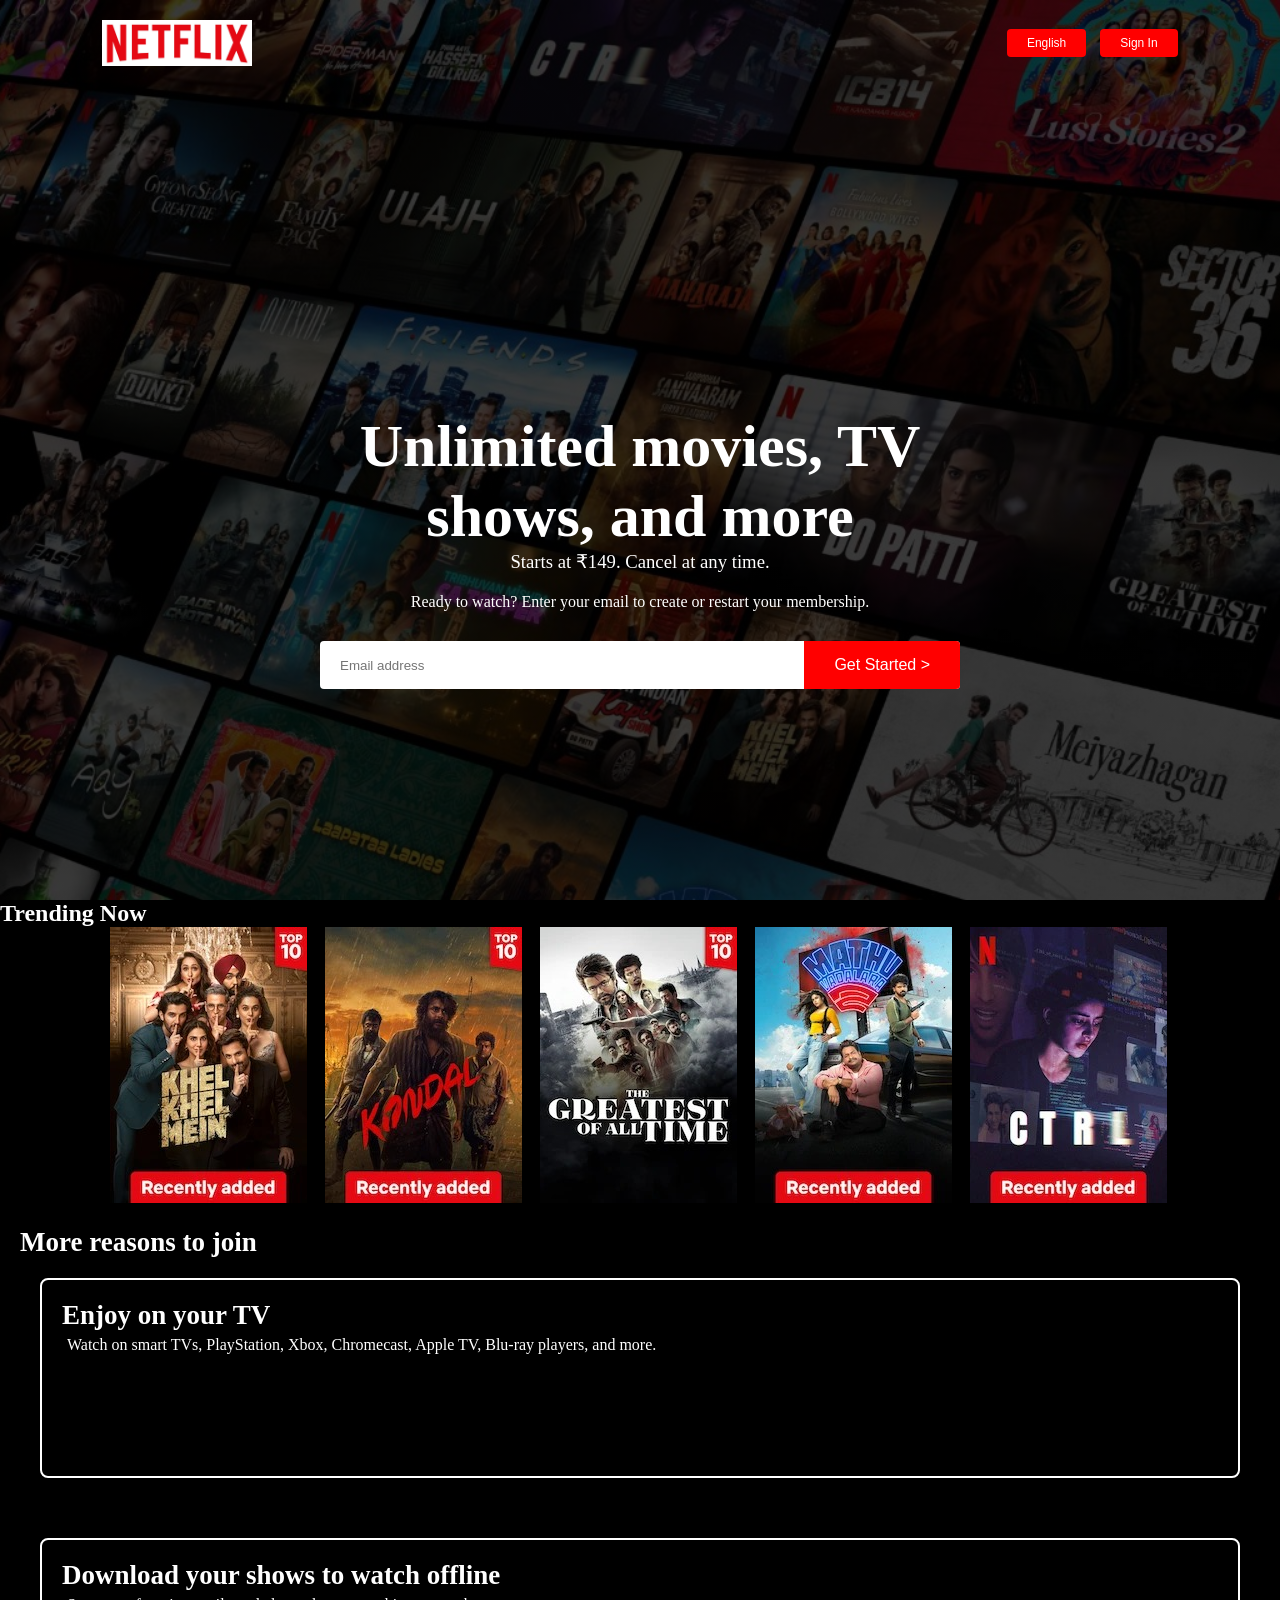
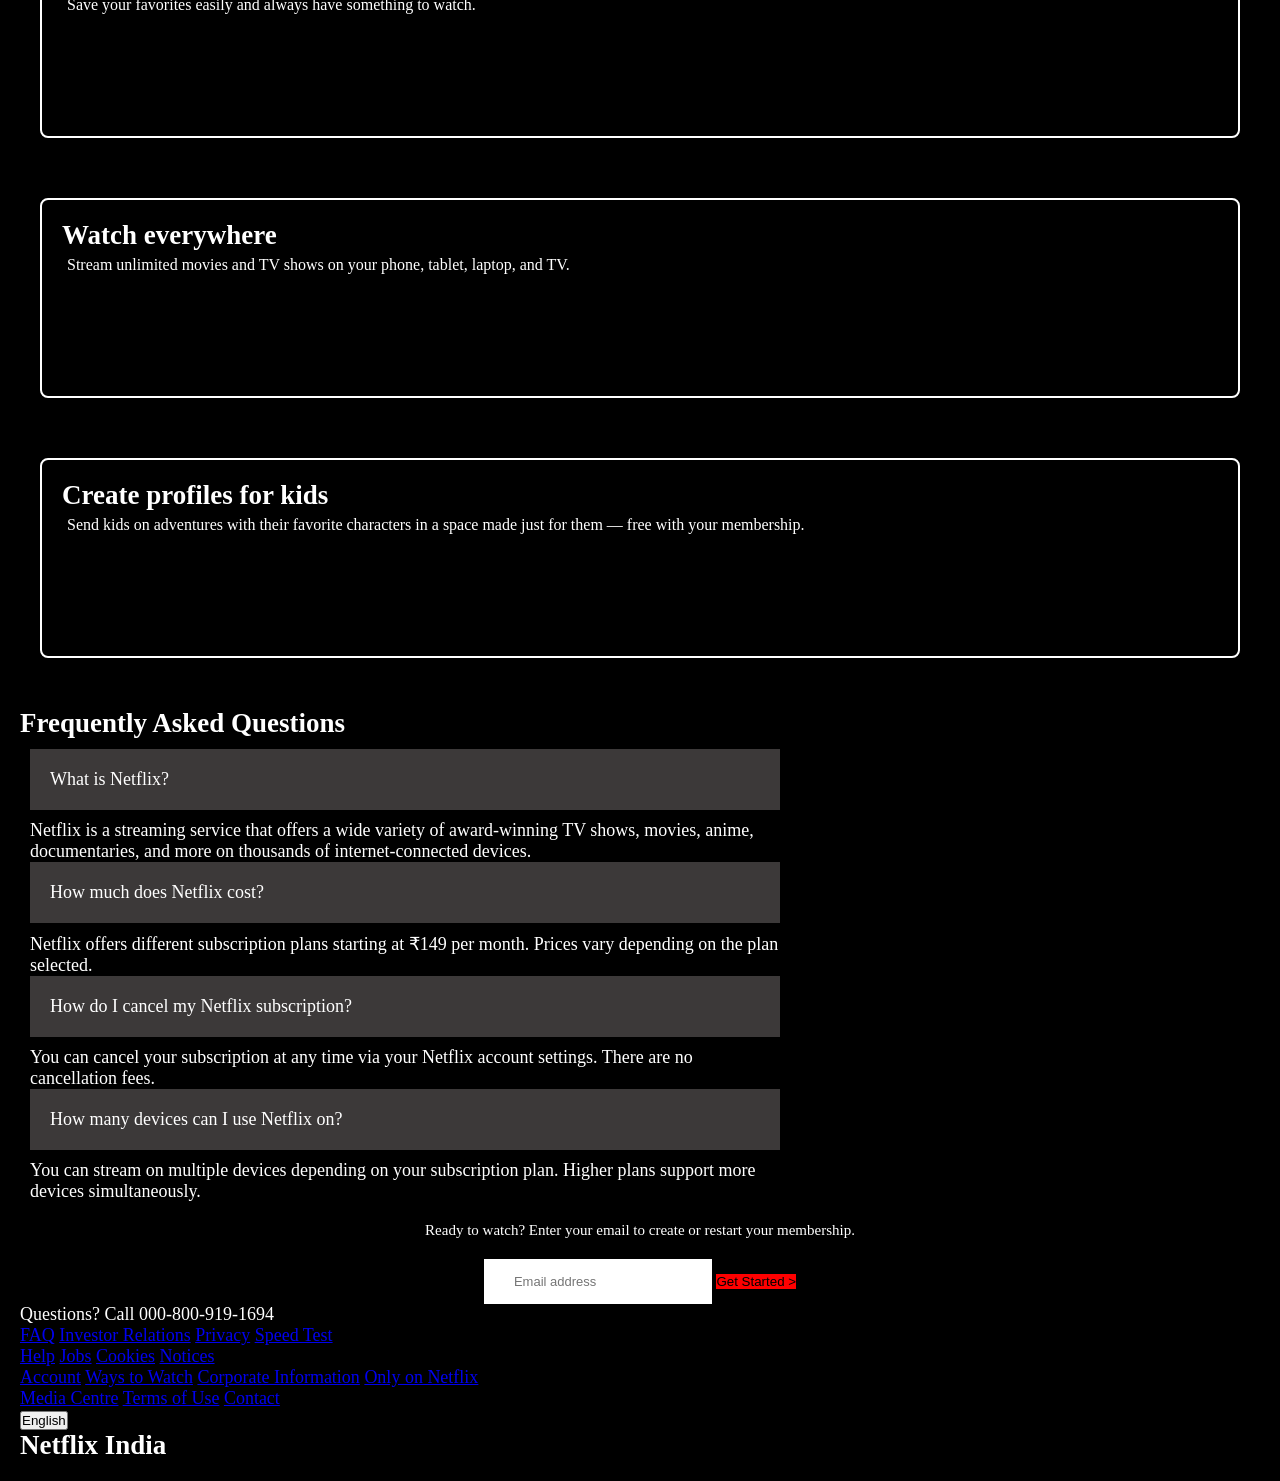
<file: index.html>
<!DOCTYPE html>
<html lang="en">
<head>
    <meta charset="UTF-8">
    <meta name="viewport" content="width=device-width, initial-scale=1.0">
    <title>Netflix - Welcome</title>
    <link rel="stylesheet" href="./style.css">
</head>
<body>
    <div class="header">
        <nav>
            <img width="100" src="./logo.jpg" class="logo" alt="Netflix logo">
            <div>
                <button>English</button>
                <button>Sign In</button>
            </div>
        </nav>
        <div class="content">
            <h1>Unlimited movies, TV shows, and more</h1>
            <h3>Starts at ₹149. Cancel at any time.</h3>
            <p>Ready to watch? Enter your email to create or restart your membership.</p>
            <form class="email-signup" action="#">
                <input type="email" placeholder="Email address" required>
                <button type="submit">Get Started ></button>
            </form>
        </div>
    </div>

    <div class="trend">
        <h2>Trending Now</h2>
        <div class="movies">
            <div class="movie"><img src="./movie.1.jpg" alt="Movie 1"></div>
            <div class="movie"><img src="./movie.2.jpg" alt="Movie 2"></div>
            <div class="movie"><img src="./movie.3.jpg" alt="Movie 3"></div>
            <div class="movie"><img src="./movie.4.jpg" alt="Movie 4"></div>
            <div class="movie"><img src="./movie.5.jpg" alt="Movie 5"></div>
        </div>
    </div>

    <div class="more">
        <h2>More reasons to join</h2>
        <div class="reason">
            <div class="j">
                <h2>Enjoy on your TV</h2>
                <p>Watch on smart TVs, PlayStation, Xbox, Chromecast, Apple TV, Blu-ray players, and more.</p>
            </div>
            <div class="j">
                <h2>Download your shows to watch offline</h2>
                <p>Save your favorites easily and always have something to watch.</p>
            </div>
            <div class="j">
                <h2>Watch everywhere</h2>
                <p>Stream unlimited movies and TV shows on your phone, tablet, laptop, and TV.</p>
            </div>
            <div class="j">
                <h2>Create profiles for kids</h2>
                <p>Send kids on adventures with their favorite characters in a space made just for them — free with your membership.</p>
            </div>
        </div>
    </div>

    <div class="question">
        <h2>Frequently Asked Questions</h2>
        <ul class="faq">
            
                <li>
                    <input type="radio" name="faq" id="first">
                    <label for="first">What is Netflix?</label>
                    <div class="answer">Netflix is a streaming service that offers a wide variety of award-winning TV shows, movies, anime, documentaries, and more on thousands of internet-connected devices.</div>
                </li>
            
            
            
            <li>
                <input type="radio" name="faq" id="second">
                <label for="second">How much does Netflix cost?</label>
                <div class="answer">Netflix offers different subscription plans starting at ₹149 per month. Prices vary depending on the plan selected.</div>
            </li>
            
            
            <li>
                <input type="radio" name="faq" id="third">
                <label for="third">How do I cancel my Netflix subscription?</label>
                <div class="answer">You can cancel your subscription at any time via your Netflix account settings. There are no cancellation fees.</div>
            </li>
        
            
            <li>
                <input type="radio" name="faq" id="forth">
                <label for="forth">How many devices can I use Netflix on?</label>
                <div class="answer">You can stream on multiple devices depending on your subscription plan. Higher plans support more devices simultaneously.</div>
            </li>
        </ul>
    

    <div class="mail">
        <p>Ready to watch? Enter your email to create or restart your membership.</p>
        <form class="signup" action="#">
            <input type="email" placeholder="Email address" required>
            <button type="submit">Get Started ></button>
        </form>
    </div>

    <footer>
        <p>Questions? Call 000-800-919-1694</p>
        <div class="footer">
            <div class="item">
                <a href="faq">FAQ</a>
                <a href="faq">Investor Relations</a>
                <a href="faq">Privacy</a>
                <a href="faq">Speed Test</a>
            </div>
            <div class="item">
                <a href="faq">Help</a>
                <a href="faq">Jobs</a>
                <a href="faq">Cookies</a>
                <a href="faq">Notices</a>
            </div>
            <div class="item">
                <a href="faq">Account</a>
                <a href="faq">Ways to Watch</a>
                <a href="faq">Corporate Information</a>
                <a href="faq">Only on Netflix</a>
            </div>
            <div class="item">
                <a href="faq">Media Centre</a>
                <a href="faq">Terms of Use</a>
                <a href="faq">Contact</a>
            </div>
        </div>
        <button class="lang">English</button>
        <h2>Netflix India</h2>
    </footer>
</body>
</html>
</file>
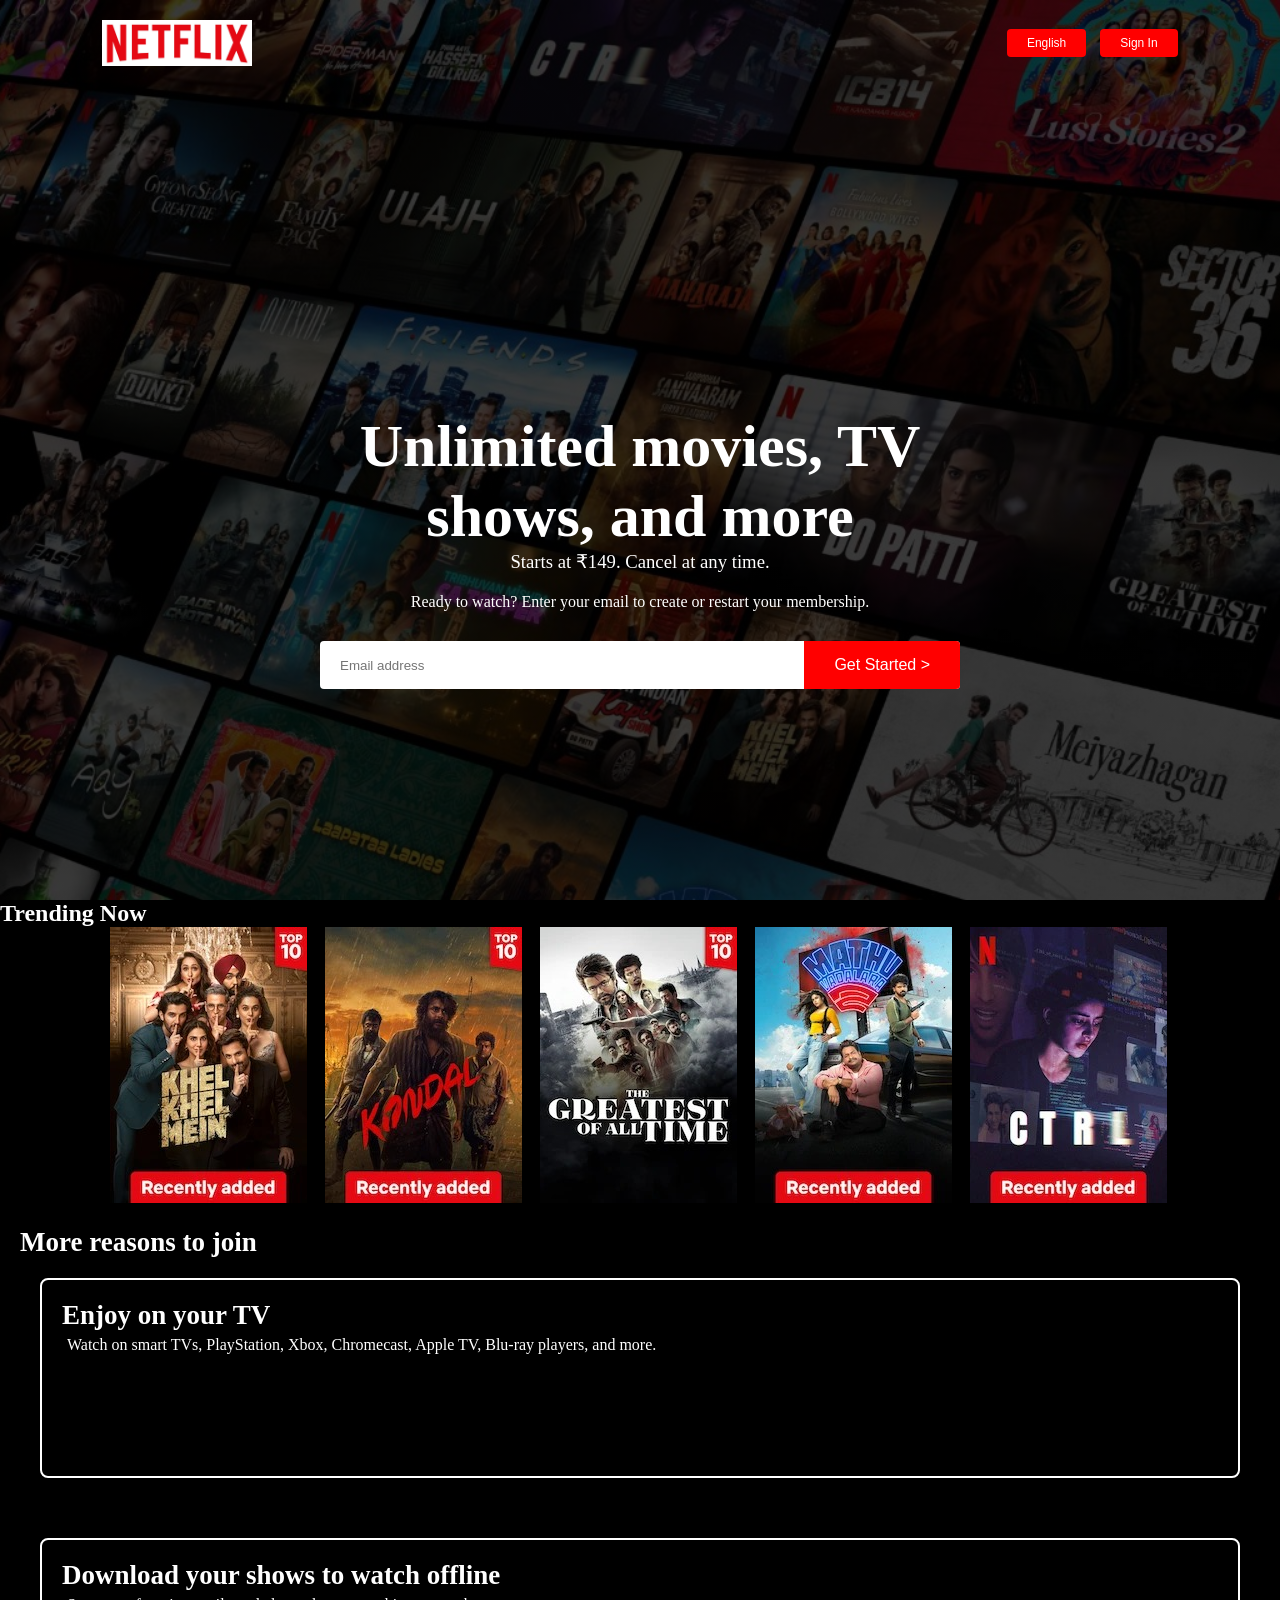
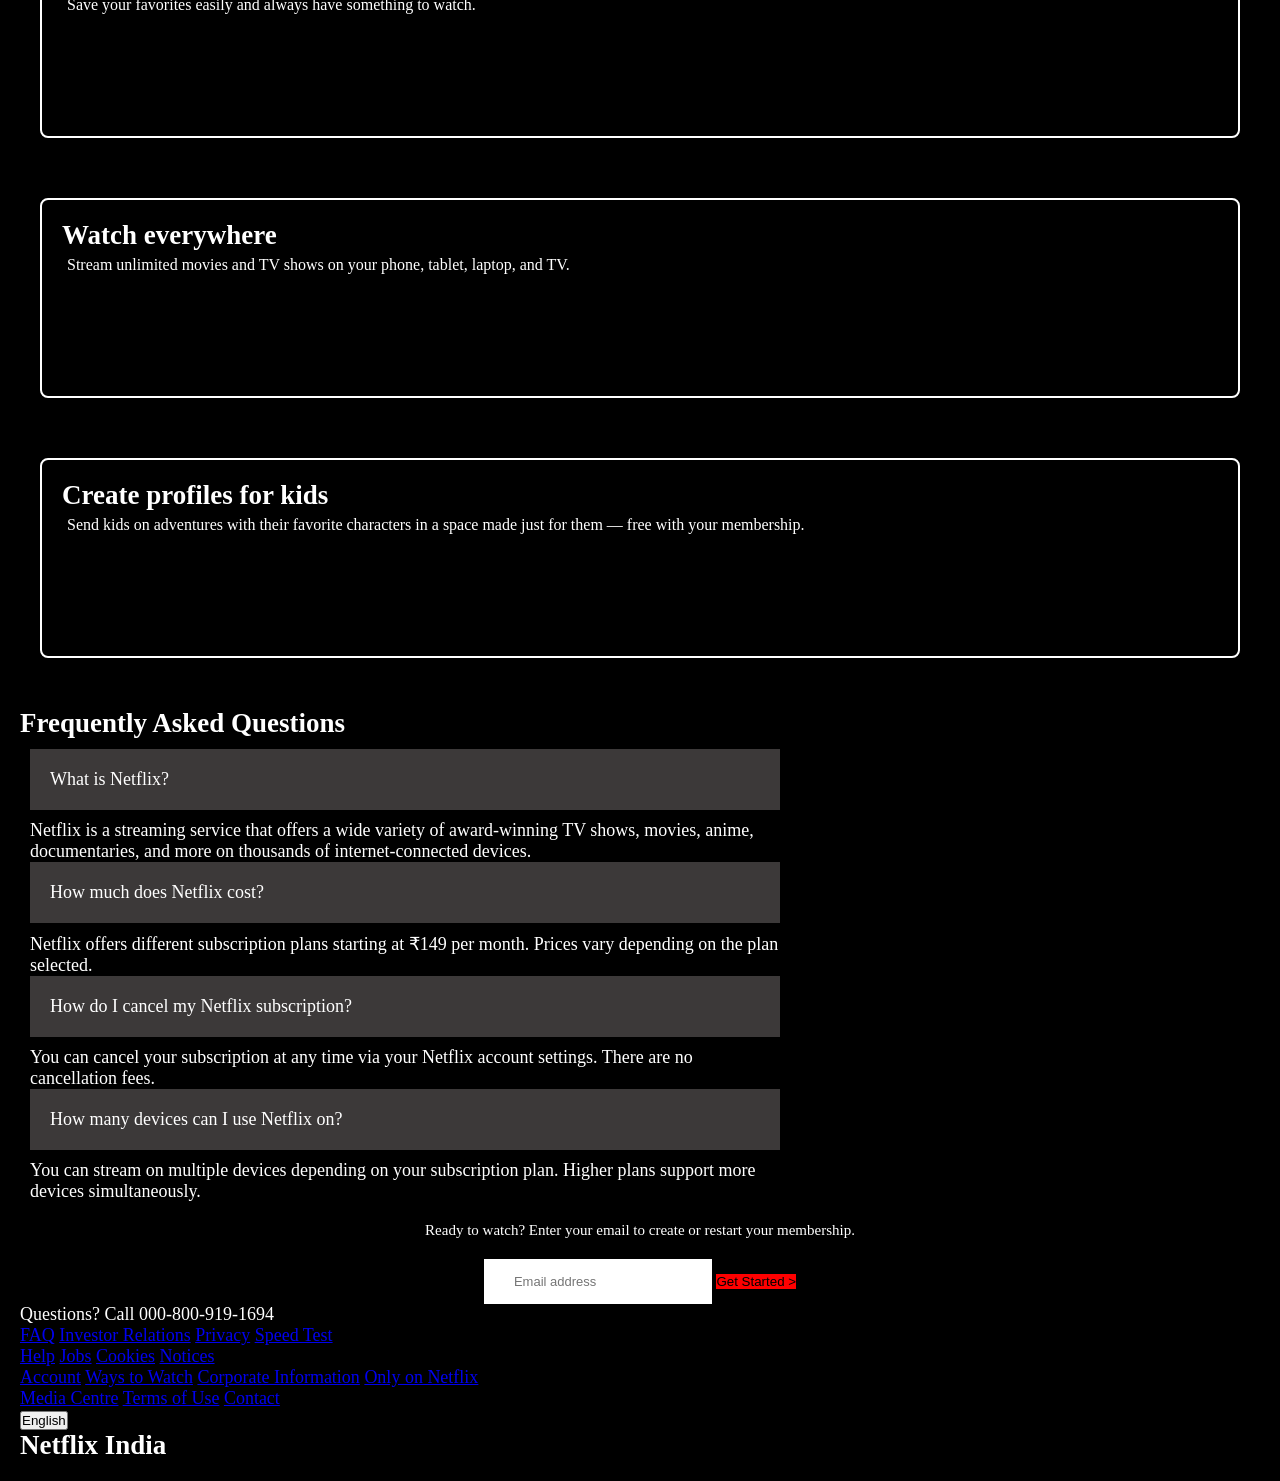
<file: netflix.html>
<!DOCTYPE html>
<html lang="en">
<head>
    <meta charset="UTF-8">
    <meta name="viewport" content="width=device-width, initial-scale=1.0">
    <title>Netflix - Welcome</title>
    <link rel="stylesheet" href="./netflix.css">
</head>
<body>
    <div class="header">
        <nav>
            <img width="100" src="./logo.jpg" class="logo" alt="Netflix logo">
            <div>
                <button>English</button>
                <button>Sign In</button>
            </div>
        </nav>
        <div class="content">
            <h1>Unlimited movies, TV shows, and more</h1>
            <h3>Starts at ₹149. Cancel at any time.</h3>
            <p>Ready to watch? Enter your email to create or restart your membership.</p>
            <form class="email-signup" action="#">
                <input type="email" placeholder="Email address" required>
                <button type="submit">Get Started ></button>
            </form>
        </div>
    </div>

    <div class="trend">
        <h2>Trending Now</h2>
        <div class="movies">
            <div class="movie"><img src="./movie.1.jpg" alt="Movie 1"></div>
            <div class="movie"><img src="./movie.2.jpg" alt="Movie 2"></div>
            <div class="movie"><img src="./movie.3.jpg" alt="Movie 3"></div>
            <div class="movie"><img src="./movie.4.jpg" alt="Movie 4"></div>
            <div class="movie"><img src="./movie.5.jpg" alt="Movie 5"></div>
        </div>
    </div>

    <div class="more">
        <h2>More reasons to join</h2>
        <div class="reason">
            <div class="j">
                <h2>Enjoy on your TV</h2>
                <p>Watch on smart TVs, PlayStation, Xbox, Chromecast, Apple TV, Blu-ray players, and more.</p>
            </div>
            <div class="j">
                <h2>Download your shows to watch offline</h2>
                <p>Save your favorites easily and always have something to watch.</p>
            </div>
            <div class="j">
                <h2>Watch everywhere</h2>
                <p>Stream unlimited movies and TV shows on your phone, tablet, laptop, and TV.</p>
            </div>
            <div class="j">
                <h2>Create profiles for kids</h2>
                <p>Send kids on adventures with their favorite characters in a space made just for them — free with your membership.</p>
            </div>
        </div>
    </div>

    <div class="question">
        <h2>Frequently Asked Questions</h2>
        <ul class="faq">
            
                <li>
                    <input type="radio" name="faq" id="first">
                    <label for="first">What is Netflix?</label>
                    <div class="answer">Netflix is a streaming service that offers a wide variety of award-winning TV shows, movies, anime, documentaries, and more on thousands of internet-connected devices.</div>
                </li>
            
            
            
            <li>
                <input type="radio" name="faq" id="second">
                <label for="second">How much does Netflix cost?</label>
                <div class="answer">Netflix offers different subscription plans starting at ₹149 per month. Prices vary depending on the plan selected.</div>
            </li>
            
            
            <li>
                <input type="radio" name="faq" id="third">
                <label for="third">How do I cancel my Netflix subscription?</label>
                <div class="answer">You can cancel your subscription at any time via your Netflix account settings. There are no cancellation fees.</div>
            </li>
        
            
            <li>
                <input type="radio" name="faq" id="forth">
                <label for="forth">How many devices can I use Netflix on?</label>
                <div class="answer">You can stream on multiple devices depending on your subscription plan. Higher plans support more devices simultaneously.</div>
            </li>
        </ul>
    

    <div class="mail">
        <p>Ready to watch? Enter your email to create or restart your membership.</p>
        <form class="signup" action="#">
            <input type="email" placeholder="Email address" required>
            <button type="submit">Get Started ></button>
        </form>
    </div>

    <footer>
        <p>Questions? Call 000-800-919-1694</p>
        <div class="footer">
            <div class="item">
                <a href="faq">FAQ</a>
                <a href="faq">Investor Relations</a>
                <a href="faq">Privacy</a>
                <a href="faq">Speed Test</a>
            </div>
            <div class="item">
                <a href="faq">Help</a>
                <a href="faq">Jobs</a>
                <a href="faq">Cookies</a>
                <a href="faq">Notices</a>
            </div>
            <div class="item">
                <a href="faq">Account</a>
                <a href="faq">Ways to Watch</a>
                <a href="faq">Corporate Information</a>
                <a href="faq">Only on Netflix</a>
            </div>
            <div class="item">
                <a href="faq">Media Centre</a>
                <a href="faq">Terms of Use</a>
                <a href="faq">Contact</a>
            </div>
        </div>
        <button class="lang">English</button>
        <h2>Netflix India</h2>
    </footer>
</body>
</html>
</file>
<file: style.css>
/* ========================== General Styling ========================== */
* {
    margin: 0;
    padding: 0;
    box-sizing: border-box;
}

body {
    background: black;
    color: white;
}

.header {
    width: 100%;
    height: 100vh;
    background-image: linear-gradient(rgba(0, 0, 0, 0.7), rgba(0, 0, 0, 0.7)), url(background.jpg);
    background-size: cover;
    background-position: center;
    position: relative;
    padding: 10px 8%;
}

nav {
    display: flex;
    align-items: center;
    justify-content: space-between;
    padding: 10px 0;
}

.logo {
    width: 150px;
    cursor: pointer;
}

nav button {
    border: 0;
    outline: 0;
    background: red;
    color: white;
    padding: 7px 20px;
    font-size: 12px;
    border-radius: 4px;
    margin-left: 10px;
    cursor: pointer;
}

.content {
    position: absolute;
    top: 50%;
    left: 50%;
    transform: translate(-50%, -50%);
    text-align: center;
    margin-top: 100px;
}

.content h1 {
    font-size: 60px;
    line-height: 70px;
    font-weight: 600;
    max-width: 650px;
    margin: 0 auto;
}

.content h3 {
    font-weight: 400;
    margin-bottom: 20px;
}

.email-signup {
    background: white;
    border-radius: 4px;
    display: flex;
    align-items: center;
    margin-top: 30px;
    overflow: hidden;
}

.email-signup input {
    flex: 1;
    border: 0;
    outline: 0;
    margin-left: 20px;
}

.email-signup button {
    background: red;
    border: 5px;
    outline: 0;
    color: white;
    font-size: 16px;
    cursor: pointer;
    padding: 15px 30px;
}

.movies {
    display: flex;
    border-radius: 5px;
    flex-wrap: wrap;
    justify-content: center;
    gap: 15px;
}

.movie {
    margin: 0;
    width: 100%;
    max-width: 200px;
    border-radius: 5px;
}

.more {
    padding: 10px;
    margin: 10px;
    font-size: 18px;
}

.reason {
    display: flex;
    flex-wrap: wrap;
    gap: 20px;
}

.j {
    height: 200px;
    width: 100%;
    margin: 20px;
    padding: 20px;
    background-color: black;
    box-sizing: border-box;
    border-radius: 8px;
    border: 2px solid white;
}

.j p {
    padding: 0px;
    margin: 5px;
    font-size: 16px;
}

.question {
    padding: 10px;
    margin: 10px;
    font-size: 18px;
}

.faq {
    margin: 10px;
    width: 100%;
    max-width: 750px;
}

.faq li {
    list-style: none;
    width: 100%;
}

.faq li label {
    display: flex;
    align-items: center;
    font-size: 18px;
    background-color: rgb(60, 57, 57);
    cursor: pointer;
    position: relative;
    padding: 20px;
    margin-bottom: 10px;
}

input[type="radio"] {
    display: none;
}

.mail p {
    text-align: center;
    font-size: 15px;
    margin: 10px;
    padding: 10px;
}

.signup {
    text-align: center;
}

.signup input {
    flex: 1;
    border: 5px;
    outline: 0;
    padding: 15px 30px;
    font-size: 13px;
}

.signup button {
    background: red;
    border: 5px;
    outline: 0;
</file>
<file: netflix.css>
/* ========================== General Styling ========================== */
* {
    margin: 0;
    padding: 0;
    box-sizing: border-box;
}

body {
    background: black;
    color: white;
}

.header {
    width: 100%;
    height: 100vh;
    background-image: linear-gradient(rgba(0, 0, 0, 0.7), rgba(0, 0, 0, 0.7)), url(background.jpg);
    background-size: cover;
    background-position: center;
    position: relative;
    padding: 10px 8%;
}

nav {
    display: flex;
    align-items: center;
    justify-content: space-between;
    padding: 10px 0;
}

.logo {
    width: 150px;
    cursor: pointer;
}

nav button {
    border: 0;
    outline: 0;
    background: red;
    color: white;
    padding: 7px 20px;
    font-size: 12px;
    border-radius: 4px;
    margin-left: 10px;
    cursor: pointer;
}

.content {
    position: absolute;
    top: 50%;
    left: 50%;
    transform: translate(-50%, -50%);
    text-align: center;
    margin-top: 100px;
}

.content h1 {
    font-size: 60px;
    line-height: 70px;
    font-weight: 600;
    max-width: 650px;
    margin: 0 auto;
}

.content h3 {
    font-weight: 400;
    margin-bottom: 20px;
}

.email-signup {
    background: white;
    border-radius: 4px;
    display: flex;
    align-items: center;
    margin-top: 30px;
    overflow: hidden;
}

.email-signup input {
    flex: 1;
    border: 0;
    outline: 0;
    margin-left: 20px;
}

.email-signup button {
    background: red;
    border: 5px;
    outline: 0;
    color: white;
    font-size: 16px;
    cursor: pointer;
    padding: 15px 30px;
}

.movies {
    display: flex;
    border-radius: 5px;
    flex-wrap: wrap;
    justify-content: center;
    gap: 15px;
}

.movie {
    margin: 0;
    width: 100%;
    max-width: 200px;
    border-radius: 5px;
}

.more {
    padding: 10px;
    margin: 10px;
    font-size: 18px;
}

.reason {
    display: flex;
    flex-wrap: wrap;
    gap: 20px;
}

.j {
    height: 200px;
    width: 100%;
    margin: 20px;
    padding: 20px;
    background-color: black;
    box-sizing: border-box;
    border-radius: 8px;
    border: 2px solid white;
}

.j p {
    padding: 0px;
    margin: 5px;
    font-size: 16px;
}

.question {
    padding: 10px;
    margin: 10px;
    font-size: 18px;
}

.faq {
    margin: 10px;
    width: 100%;
    max-width: 750px;
}

.faq li {
    list-style: none;
    width: 100%;
}

.faq li label {
    display: flex;
    align-items: center;
    font-size: 18px;
    background-color: rgb(60, 57, 57);
    cursor: pointer;
    position: relative;
    padding: 20px;
    margin-bottom: 10px;
}

input[type="radio"] {
    display: none;
}

.mail p {
    text-align: center;
    font-size: 15px;
    margin: 10px;
    padding: 10px;
}

.signup {
    text-align: center;
}

.signup input {
    flex: 1;
    border: 5px;
    outline: 0;
    padding: 15px 30px;
    font-size: 13px;
}

.signup button {
    background: red;
    border: 5px;
    outline: 0;
</file>
